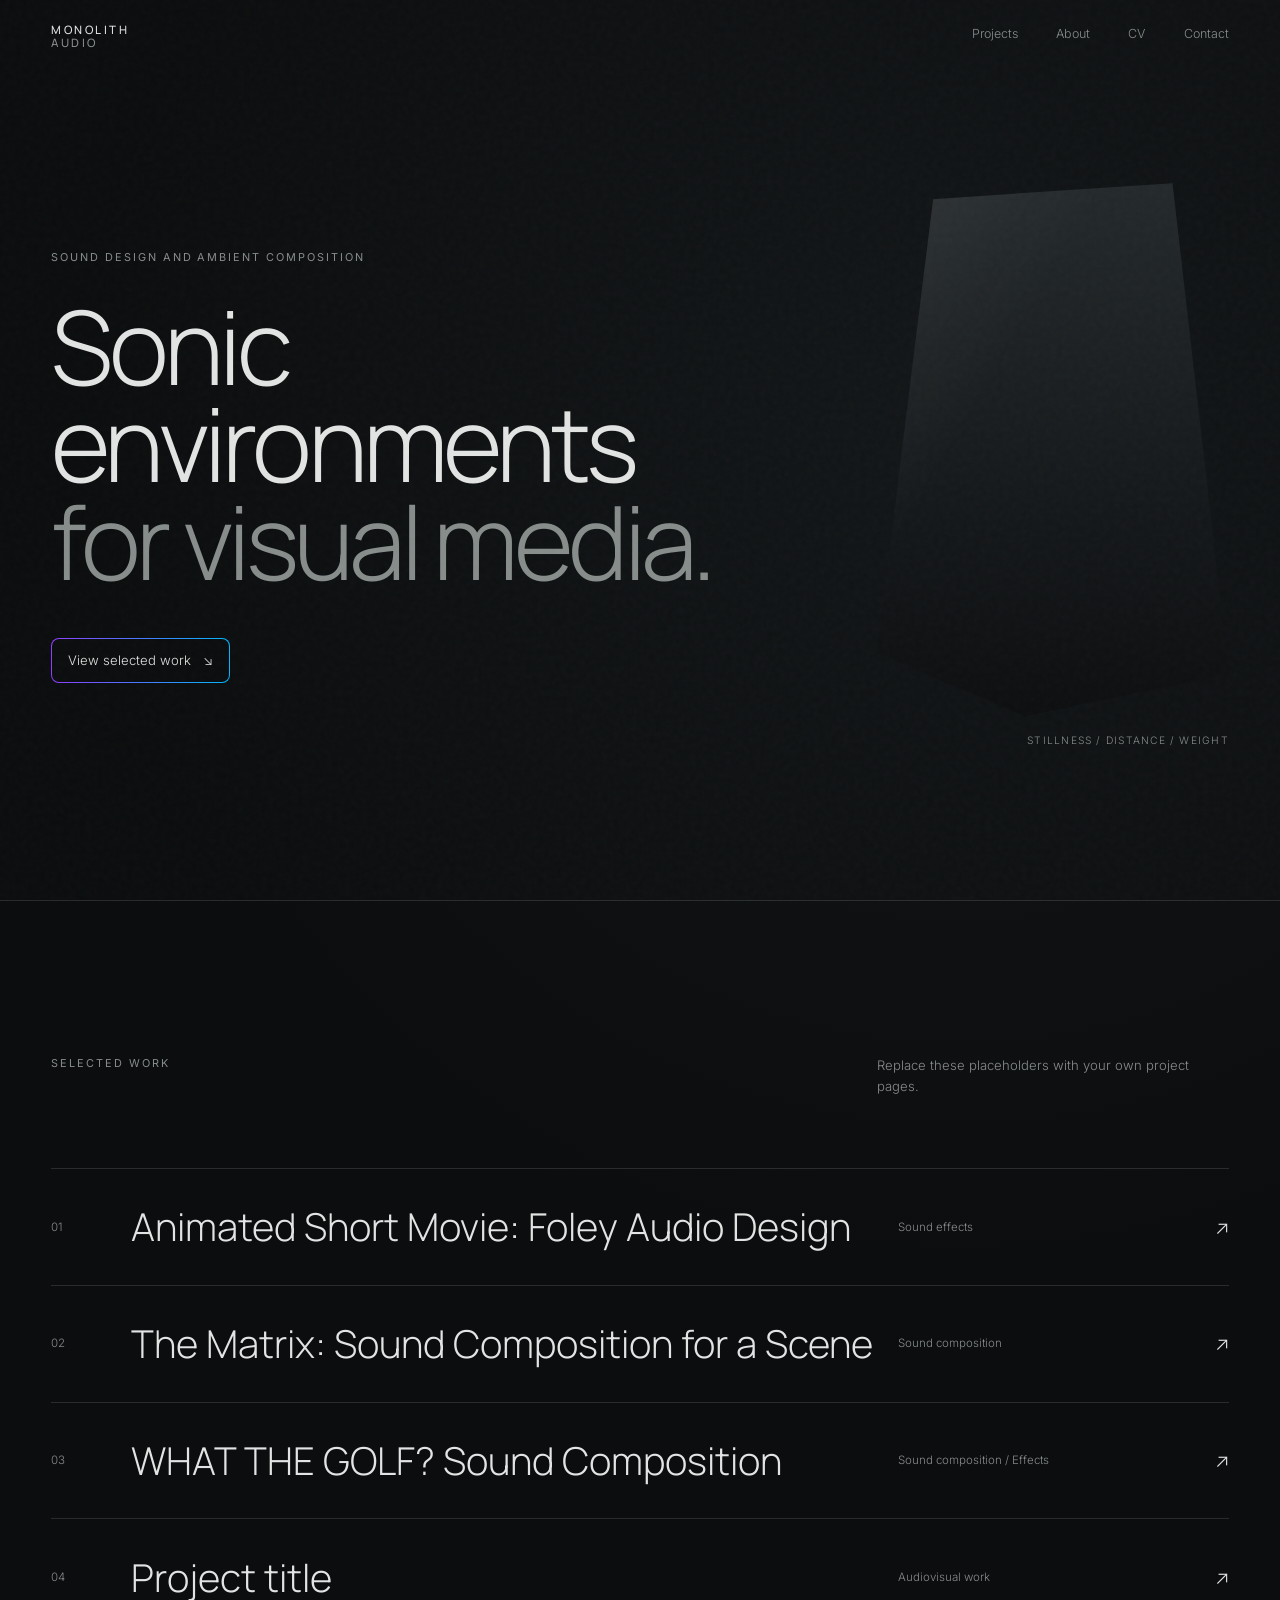
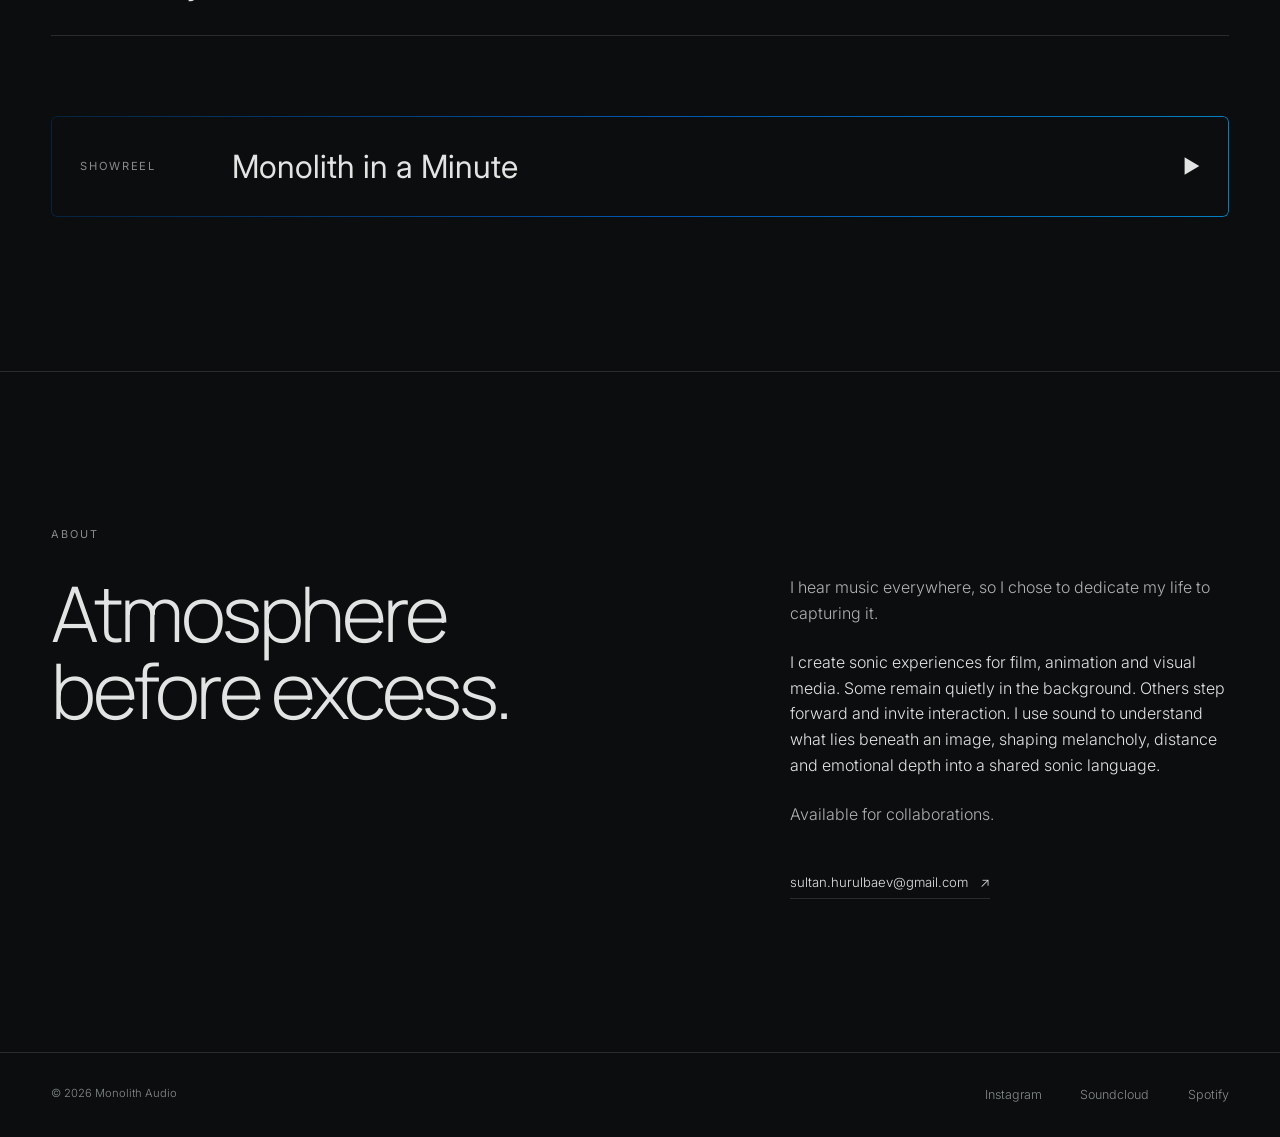
<file: index.html>
<!DOCTYPE html>
<html lang="en">
<head>
  <meta charset="UTF-8" />
  <meta name="viewport" content="width=device-width, initial-scale=1.0" />
  <meta
    name="description"
    content="Monolith Audio creates atmospheric sound and ambient compositions for visual media."
  />
  <title>Monolith Audio</title>
  <link rel="preconnect" href="https://fonts.googleapis.com" />
  <link rel="preconnect" href="https://fonts.gstatic.com" crossorigin />
  <link
    href="https://fonts.googleapis.com/css2?family=Inter:wght@300;400;500&family=Manrope:wght@300;400;500&display=swap"
    rel="stylesheet"
  />
  <link rel="stylesheet" href="styles.css" />
</head>

<body>
  <div class="grain" aria-hidden="true"></div>

  <header class="site-header">
    <a class="brand" href="#top" aria-label="Monolith Audio home">
      <span>MONOLITH</span>
      <span>AUDIO</span>
    </a>

    <nav aria-label="Main navigation">
      <a href="#projects">Projects</a>
      <a href="#about">About</a>
      <a href="CV_ny.pdf" target="_blank" rel="noopener noreferrer">CV</a>
      <a href="mailto:sultan.hurulbaev@gmail.com">Contact</a>
    </nav>
  </header>

  <main id="top">
    <section class="hero">
      <div class="hero-copy">
        <p class="eyebrow">Sound design and ambient composition</p>

        <h1>
          Sonic environments
          <span>for visual media.</span>
        </h1>


      <a class="text-link anomaly-link" href="#projects">
  View selected work
  <span aria-hidden="true">↘︎</span>
</a>

</a>
      </div>

      <div class="monolith" aria-hidden="true">
        <div class="monolith-shape"></div>
        <p>Stillness / Distance / Weight</p>
      </div>
    </section>

    <section class="projects" id="projects">
      <div class="section-heading">
        <p class="eyebrow">Selected work</p>
        <p class="section-note">
          Replace these placeholders with your own project pages.
        </p>
      </div>

      <div class="project-list">
        <a class="project" href="Projects/alma.html">
          <span class="project-number">01</span>
          <span class="project-title">Animated Short Movie: Foley Audio Design</span>
          <span class="project-type">Sound effects</span>
          <span class="project-arrow" aria-hidden="true">↗</span>
        </a>

        <a class="project" href="Projects/matrix.html">
          <span class="project-number">02</span>
          <span class="project-title">The Matrix: Sound Composition for a Scene</span>
          <span class="project-type">Sound composition</span>
          <span class="project-arrow" aria-hidden="true">↗</span>
        </a>

        <a class="project" href="Projects/whatthegolf.html">
          <span class="project-number">03</span>
          <span class="project-title">WHAT THE GOLF? Sound Composition</span>
          <span class="project-type">Sound composition / Effects</span>
          <span class="project-arrow" aria-hidden="true">↗</span>
        </a>

        <a class="project" href="#">
          <span class="project-number">04</span>
          <span class="project-title">Project title</span>
          <span class="project-type">Audiovisual work</span>
          <span class="project-arrow" aria-hidden="true">↗</span>
        </a>
      </div>
    
<a class="showreel-card" href="YOUR_SHOWREEL_LINK">
  <span class="showreel-label">SHOWREEL</span>

  <span class="showreel-title">
    Monolith in a Minute
  </span>

  <span class="showreel-arrow" aria-hidden="true">▶︎</span>
</a>

    </section>

    <section class="about" id="about">
      <p class="eyebrow">About</p>

      <div class="about-grid">
        <h2>Atmosphere before excess.</h2>

        <div class="about-copy">
          <p>
           I hear music everywhere, so I chose to dedicate my life to capturing it.
          <p>
          </p>
I create sonic experiences for film, animation and visual media. Some remain quietly in the background. Others step forward and invite interaction.
I use sound to understand what lies beneath an image, shaping melancholy, distance and emotional depth into a shared sonic language.
          </p>

          <p>
            Available for collaborations.
          </p>

          <a class="text-link" href="mailto:sultan.hurulbaev@gmail.com">
            sultan.hurulbaev@gmail.com
            <span aria-hidden="true">↗</span>
          </a>
        </div>
      </div>
    </section>
  </main>

  <footer>
    <p>© <span id="year"></span> Monolith Audio</p>

<div class="footer-links">
  <a href="#">Instagram</a>
  <a
    href="https://on.soundcloud.com/PCP3r356ndiI8590bz"
    target="_blank"
    rel="noopener noreferrer"
  >
    Soundcloud
  </a>
  <a
    href="https://open.spotify.com/artist/7laSPTR8VCv2kJiEms1xsM?si=4LFE4ro5RBCVGv5HPK4kHw"
    target="_blank"
    rel="noopener noreferrer"
  >
    Spotify
  </a>
</div>

  <script src="script.js"></script>
</body>
</html>
</file>
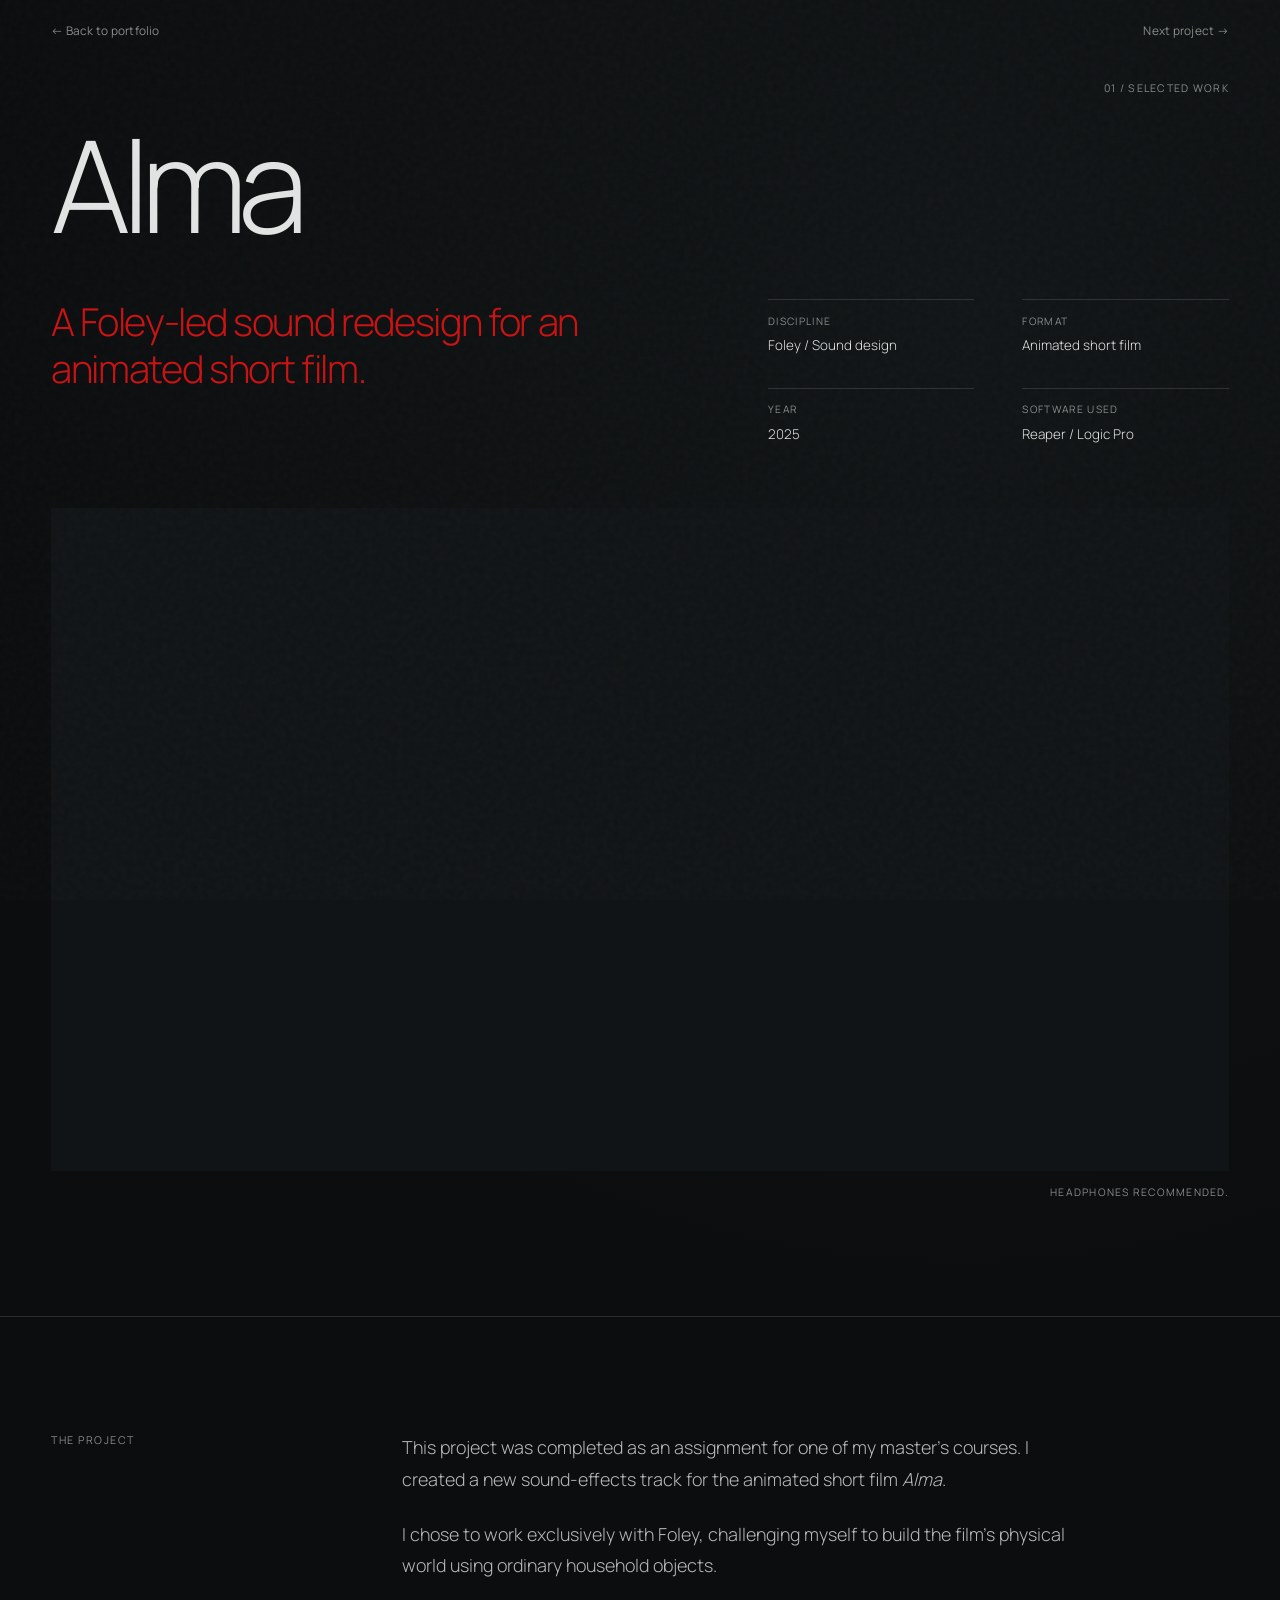
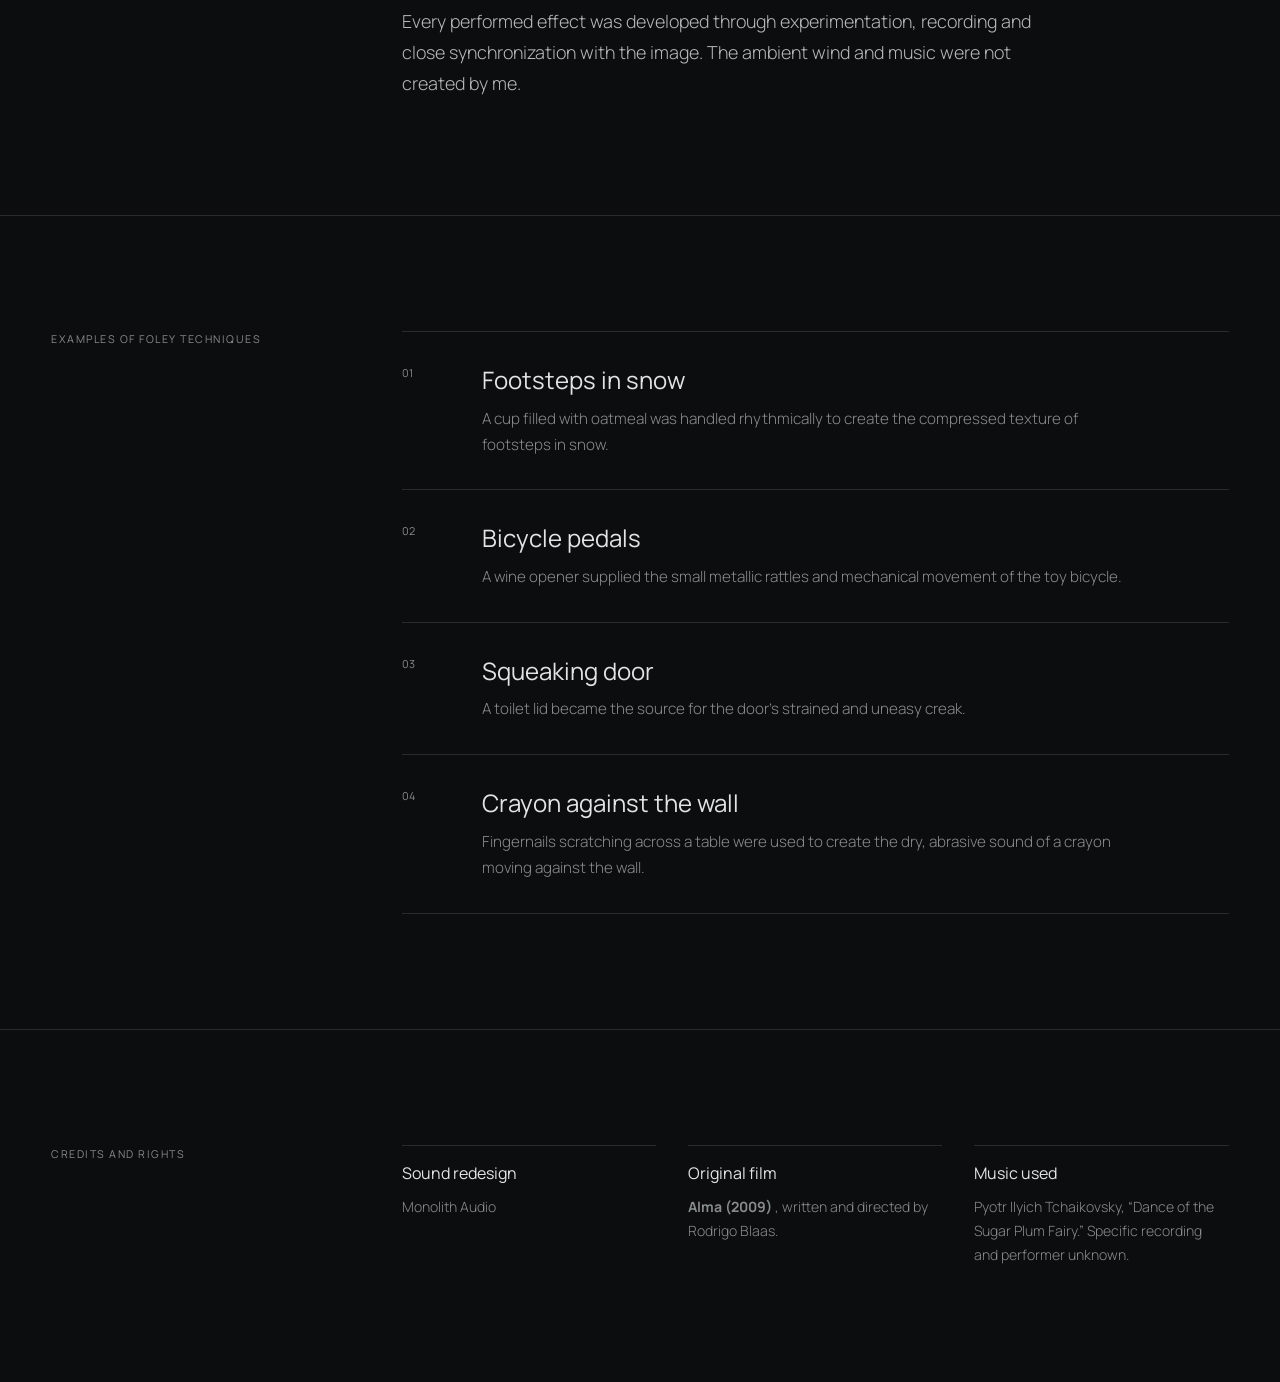
<file: Projects/alma.html>
<!DOCTYPE html>
<html lang="en">
<head>
  <meta charset="UTF-8">
  <meta name="viewport" content="width=device-width, initial-scale=1.0">
  <meta name="description" content="A Foley sound redesign of Alma by Monolith Audio.">

  <title>Alma Foley Redesign | Monolith Audio</title>

  <link rel="preconnect" href="https://fonts.googleapis.com">
  <link rel="preconnect" href="https://fonts.gstatic.com" crossorigin>

<link
  href="https://fonts.googleapis.com/css2?family=Manrope:wght@300;400;500&display=swap"
  rel="stylesheet"
>

<link rel="stylesheet" href="../styles.css">
<link rel="stylesheet" href="project.css">
</head>

<body>
  <div class="grain" aria-hidden="true"></div>

    <header class="project-header">
  <div class="project-navigation">
      <a href="../index.html">← Back to portfolio</a>
      <a href="matrix.html">Next project →</a>
    </div>
  </header>

  <main>
        <section class="project-hero">
      <div class="project-kicker">
        <p class="project-index">01 / Selected work</p>
      </div>
      <h1>Alma</h1>

      <div class="project-intro">
        <p class="lead">
          A Foley-led sound redesign for an animated short film.
        </p>

        <dl class="project-meta">
          <div>
            <dt>Discipline</dt>
            <dd>Foley / Sound design</dd>
          </div>

          <div>
            <dt>Format</dt>
            <dd>Animated short film</dd>
          </div>

          <div>
            <dt>Year</dt>
            <dd>2025</dd>
          </div>

          <div>
            <dt>Software used</dt>
            <dd>Reaper / Logic Pro</dd>
          </div>
        </dl>
      </div>
    </section>

    <section class="media-section" aria-label="Project video">
      <div class="video-frame">
        <iframe
          src="https://www.youtube-nocookie.com/embed/qpctJitEIC4"
          title="Alma Foley sound redesign by Monolith Audio"
          loading="lazy"
          allow="autoplay; clipboard-write; encrypted-media; picture-in-picture; web-share"
          referrerpolicy="strict-origin-when-cross-origin"
          allowfullscreen>
        </iframe>
      </div>

      <p class="headphones-note">Headphones recommended.</p>
    </section>

    <section class="project-body">
      <div class="section-label">
        <p class="eyebrow">The project</p>
      </div>

      <div class="prose">

   <p>
  This project was completed as an assignment for one of my master’s courses. I created a new sound-effects track for the animated short film <em>Alma</em>.
</p>

      <p>
          I chose to work exclusively with Foley,
          challenging myself to build the film’s physical world using ordinary
          household objects.
        </p>

        <p>
          Every performed effect was developed through experimentation,
          recording and close synchronization with the image. The ambient wind
          and music were not created by me.
        </p>
      </div>
    </section>

    <section class="foley-section">
      <div class="section-label">
        <p class="eyebrow">Examples of Foley techniques</p>
      </div>

      <div class="foley-list">
        <article class="foley-item">
          <span class="foley-number">01</span>

          <div>
            <h3>Footsteps in snow</h3>

            <p>
              A cup filled with oatmeal was handled rhythmically to create the
              compressed texture of footsteps in snow.
            </p>
          </div>
        </article>

        <article class="foley-item">
          <span class="foley-number">02</span>

          <div>
            <h3>Bicycle pedals</h3>

            <p>
              A wine opener supplied the small metallic rattles and mechanical
              movement of the toy bicycle.
            </p>
          </div>
        </article>

        <article class="foley-item">
          <span class="foley-number">03</span>

          <div>
            <h3>Squeaking door</h3>

            <p>
              A toilet lid became the source for the door’s strained and uneasy
              creak.
            </p>
          </div>
        </article>

        <article class="foley-item">
  <span class="foley-number">04</span>

  <div>
    <h3>Crayon against the wall</h3>

    <p>
      Fingernails scratching across a table were used to create the dry,
      abrasive sound of a crayon moving against the wall.
    </p>
  </div>
</article>
      </div>
    </section>

    <section class="credits">
      <div class="section-label">
        <p class="eyebrow">Credits and rights</p>
      </div>

      <div class="credits-content">
        <div class="credits-grid">
          <div>
            <h3>Sound redesign</h3>
            <p>Monolith Audio</p>
          </div>

<div>
  <h3>Original film</h3>
  <p>
    <a
      href="https://www.imdb.com/title/tt1490530/"
      target="_blank"
      rel="noopener noreferrer"
    >
      <strong>Alma (2009)</strong> 
    </a>,
    written and directed by Rodrigo Blaas.
  </p>
</div>

          <div>
            <h3>Music used</h3>
            <p>
              Pyotr Ilyich Tchaikovsky, “Dance of the Sugar Plum Fairy.”
              Specific recording and performer unknown.
            </p>
          </div>
      </div>
    </section>
  </main>
</body>
</html>
</file>
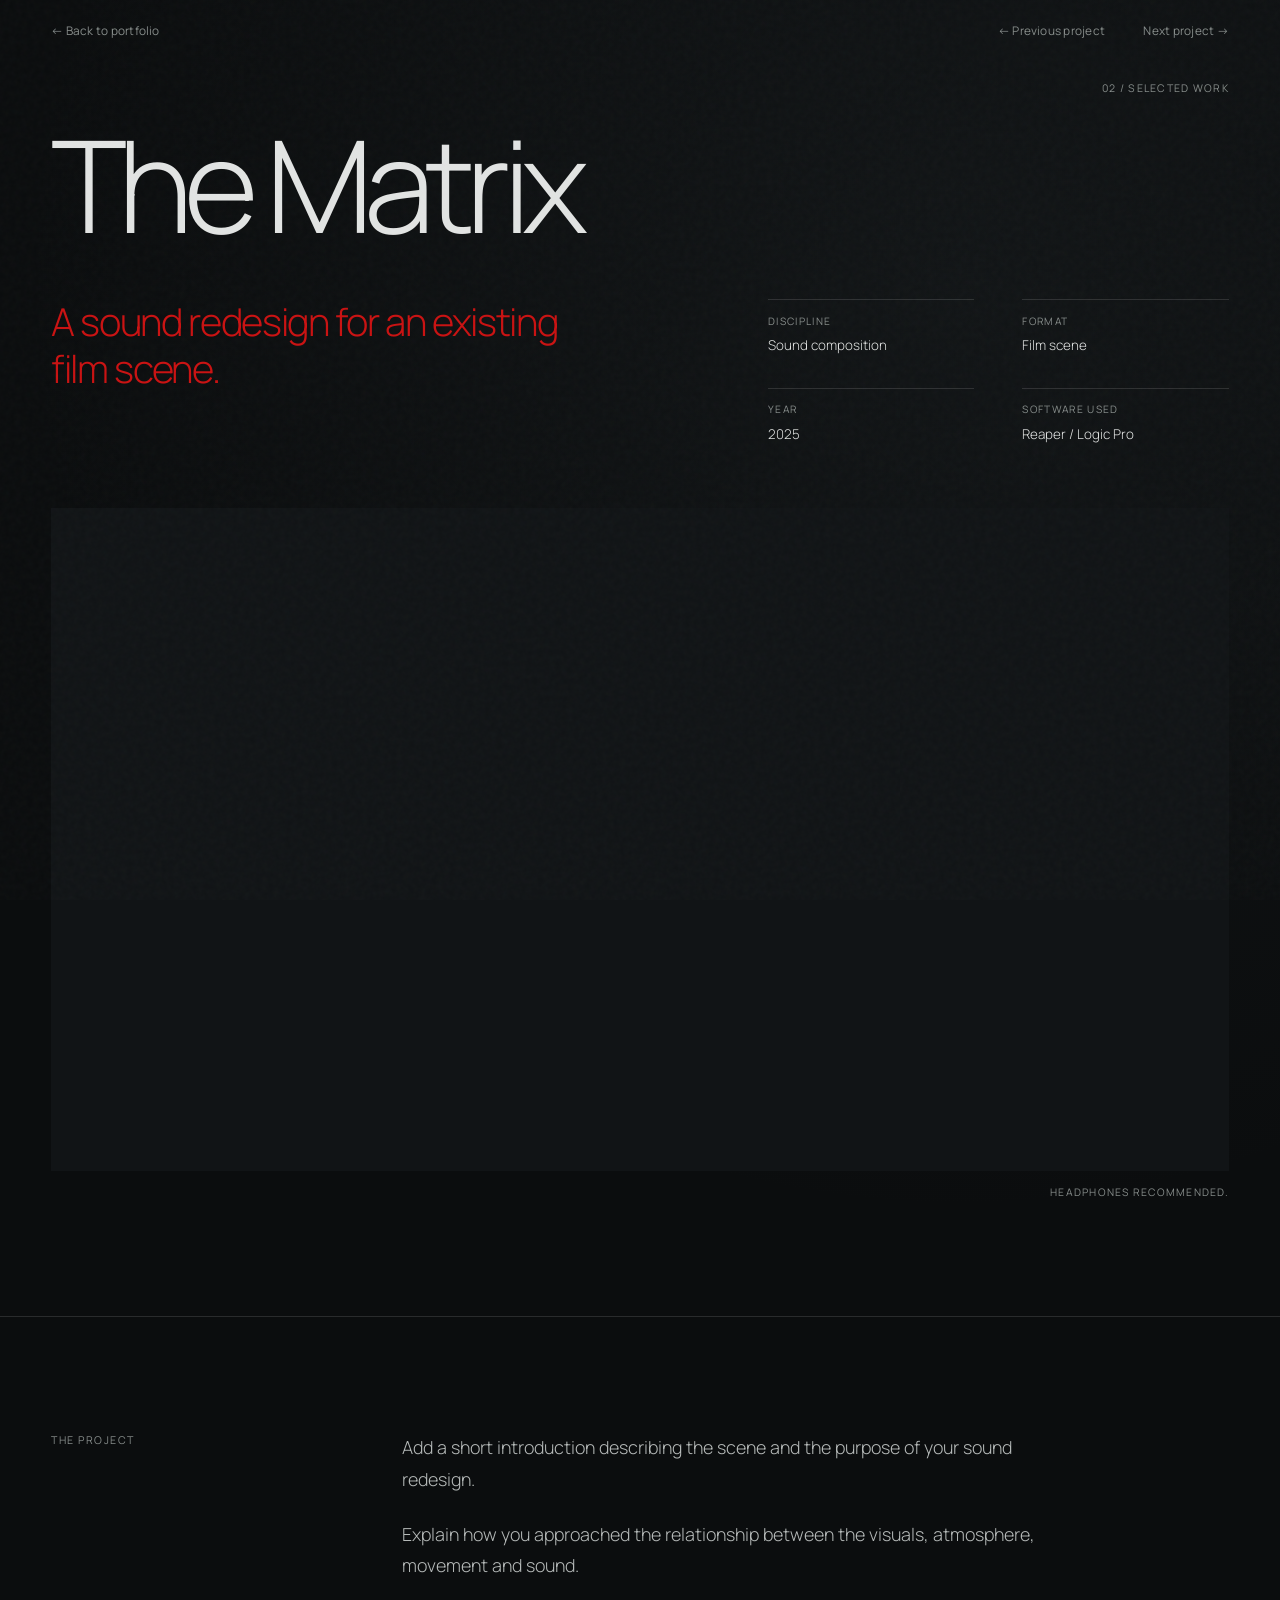
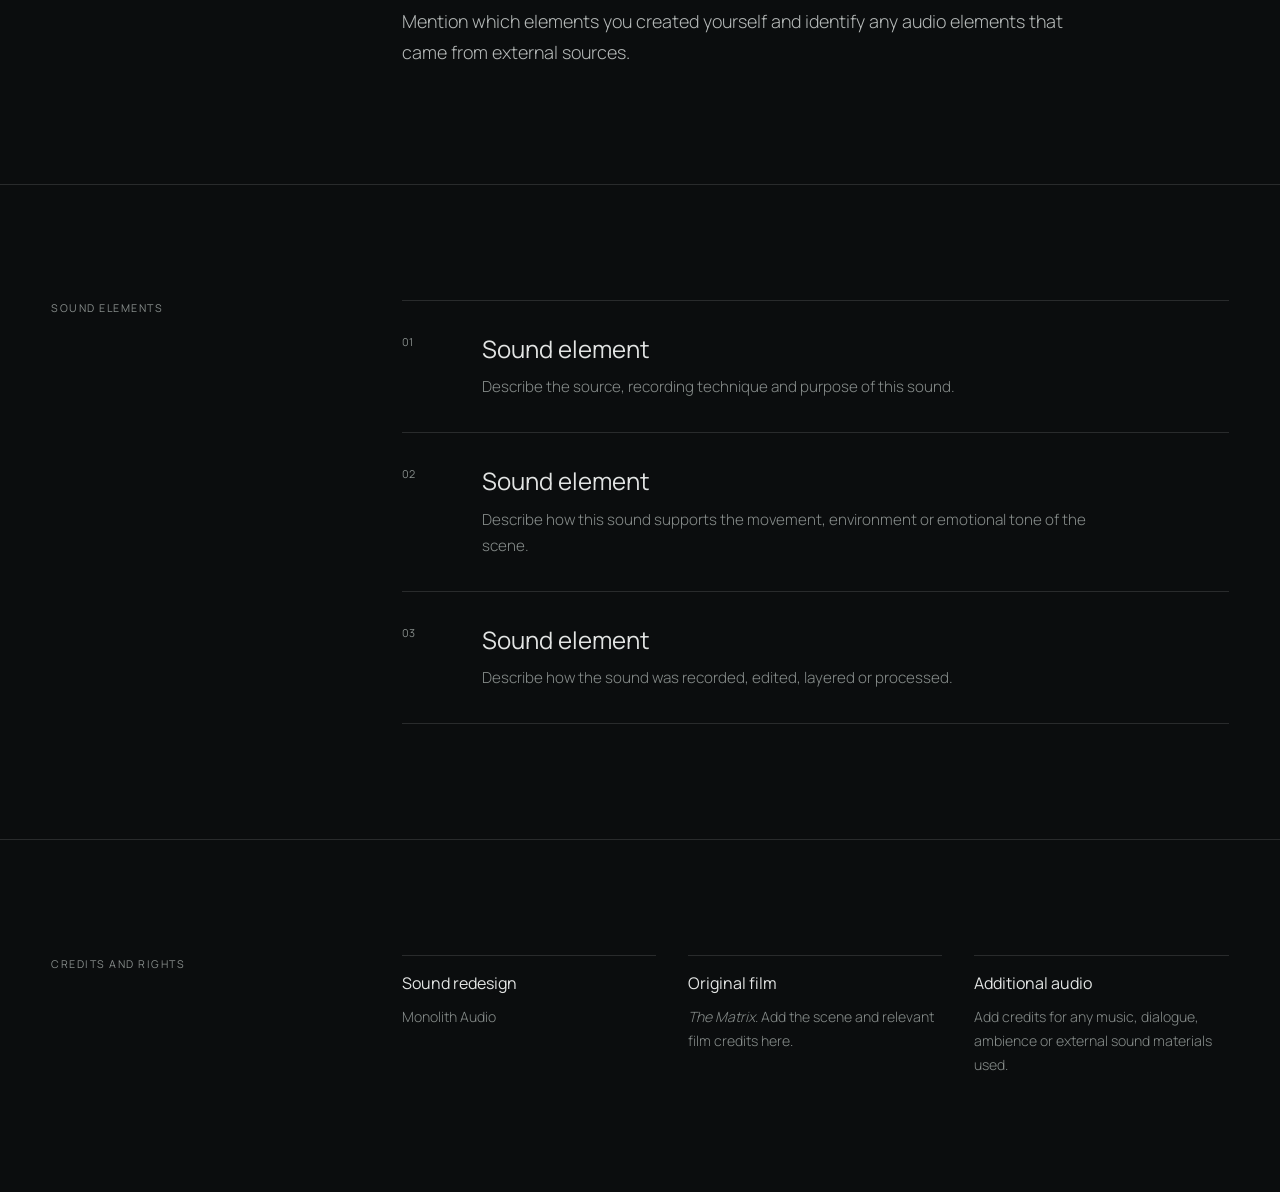
<file: Projects/matrix.html>
<!DOCTYPE html>
<html lang="en">
<head>
  <meta charset="UTF-8">

  <meta
    name="viewport"
    content="width=device-width, initial-scale=1.0"
  >

  <meta
    name="description"
    content="A sound redesign of The Matrix by Monolith Audio."
  >

  <title>The Matrix Sound Design | Monolith Audio</title>

  <link rel="preconnect" href="https://fonts.googleapis.com">

  <link
    rel="preconnect"
    href="https://fonts.gstatic.com"
    crossorigin
  >

  <link
    href="https://fonts.googleapis.com/css2?family=Manrope:wght@300;400;500&display=swap"
    rel="stylesheet"
  >

 <link rel="stylesheet" href="../styles.css">
<link rel="stylesheet" href="project.css">
</head>

<body>

  <div class="grain" aria-hidden="true"></div>

<header class="project-header">
  <div class="project-navigation">

    <a href="../index.html">
      ← Back to portfolio
    </a>

    <div class="project-switch">
      <a href="alma.html">
        ← Previous project
      </a>

      <a href="whatthegolf.html">
        Next project →&#xFE0E;
      </a>
    </div>

  </div>
</header>

  <main>

    <section class="project-hero">

      <div class="project-kicker">
        <p class="project-index">
          02 / Selected work
        </p>
      </div>

      <h1>The Matrix</h1>

      <div class="project-intro">

        <p class="lead">
          A sound redesign for an existing film scene.
        </p>

        <dl class="project-meta">

          <div>
            <dt>Discipline</dt>
            <dd>Sound composition</dd>
          </div>

          <div>
            <dt>Format</dt>
            <dd>Film scene</dd>
          </div>

          <div>
            <dt>Year</dt>
            <dd>2025</dd>
          </div>

          <div>
            <dt>Software Used</dt>
            <dd>Reaper / Logic Pro</dd>
          </div>

        </dl>

      </div>

    </section>

    <section
      class="media-section"
      aria-label="Project video"
    >

      <div class="video-frame">

        <iframe
          src="https://www.youtube-nocookie.com/embed/sgVmhUPWhhA?rel=0&iv_load_policy=3&playsinline=1"
          title="The Matrix sound redesign by Monolith Audio"
          loading="lazy"
          allow="autoplay; clipboard-write; encrypted-media; picture-in-picture; web-share"
          referrerpolicy="strict-origin-when-cross-origin"
          allowfullscreen>
        </iframe>

      </div>

      <p class="headphones-note">
        Headphones recommended.
      </p>

    </section>

    <section class="project-body">

      <div class="section-label">
        <p class="eyebrow">
          The project
        </p>
      </div>

      <div class="prose">

        <p>
          Add a short introduction describing the scene and the purpose of your
          sound redesign.
        </p>

        <p>
          Explain how you approached the relationship between the visuals,
          atmosphere, movement and sound.
        </p>

        <p>
          Mention which elements you created yourself and identify any audio
          elements that came from external sources.
        </p>

      </div>

    </section>

    <section class="foley-section">

      <div class="section-label">
        <p class="eyebrow">
          Sound elements
        </p>
      </div>

      <div class="foley-list">

        <article class="foley-item">

          <span class="foley-number">
            01
          </span>

          <div>
            <h3>Sound element</h3>

            <p>
              Describe the source, recording technique and purpose of this
              sound.
            </p>
          </div>

        </article>

        <article class="foley-item">

          <span class="foley-number">
            02
          </span>

          <div>
            <h3>Sound element</h3>

            <p>
              Describe how this sound supports the movement, environment or
              emotional tone of the scene.
            </p>
          </div>

        </article>

        <article class="foley-item">

          <span class="foley-number">
            03
          </span>

          <div>
            <h3>Sound element</h3>

            <p>
              Describe how the sound was recorded, edited, layered or processed.
            </p>
          </div>

        </article>

      </div>

    </section>

    <section class="credits">

      <div class="section-label">
        <p class="eyebrow">
          Credits and rights
        </p>
      </div>

      <div class="credits-content">

        <div class="credits-grid">

          <div>
            <h3>Sound redesign</h3>
            <p>Monolith Audio</p>
          </div>

          <div>
            <h3>Original film</h3>
            <p>
              <em>The Matrix</em>. Add the scene and relevant film credits here.
            </p>
          </div>

          <div>
            <h3>Additional audio</h3>
            <p>
              Add credits for any music, dialogue, ambience or external sound
              materials used.
            </p>
          </div>

        </div>

      </div>

    </section>

  </main>

</body>
</html>
</file>
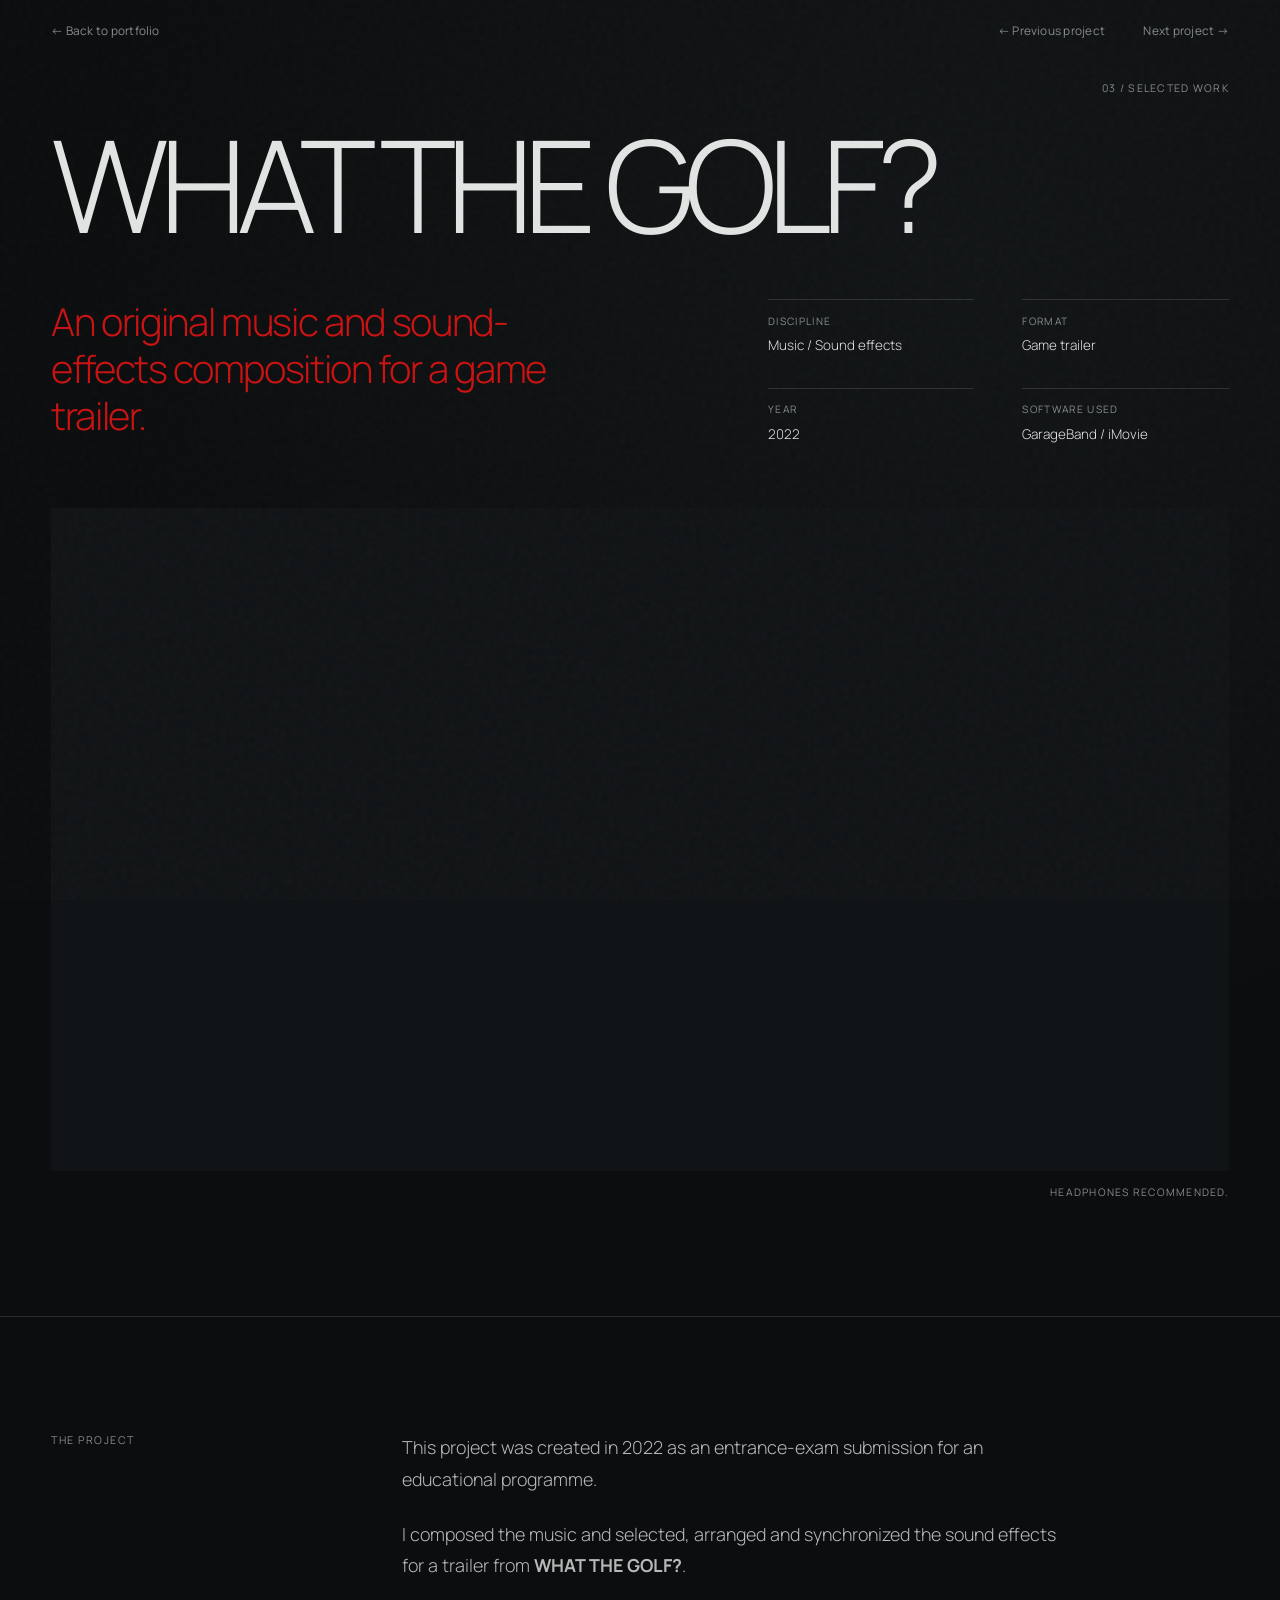
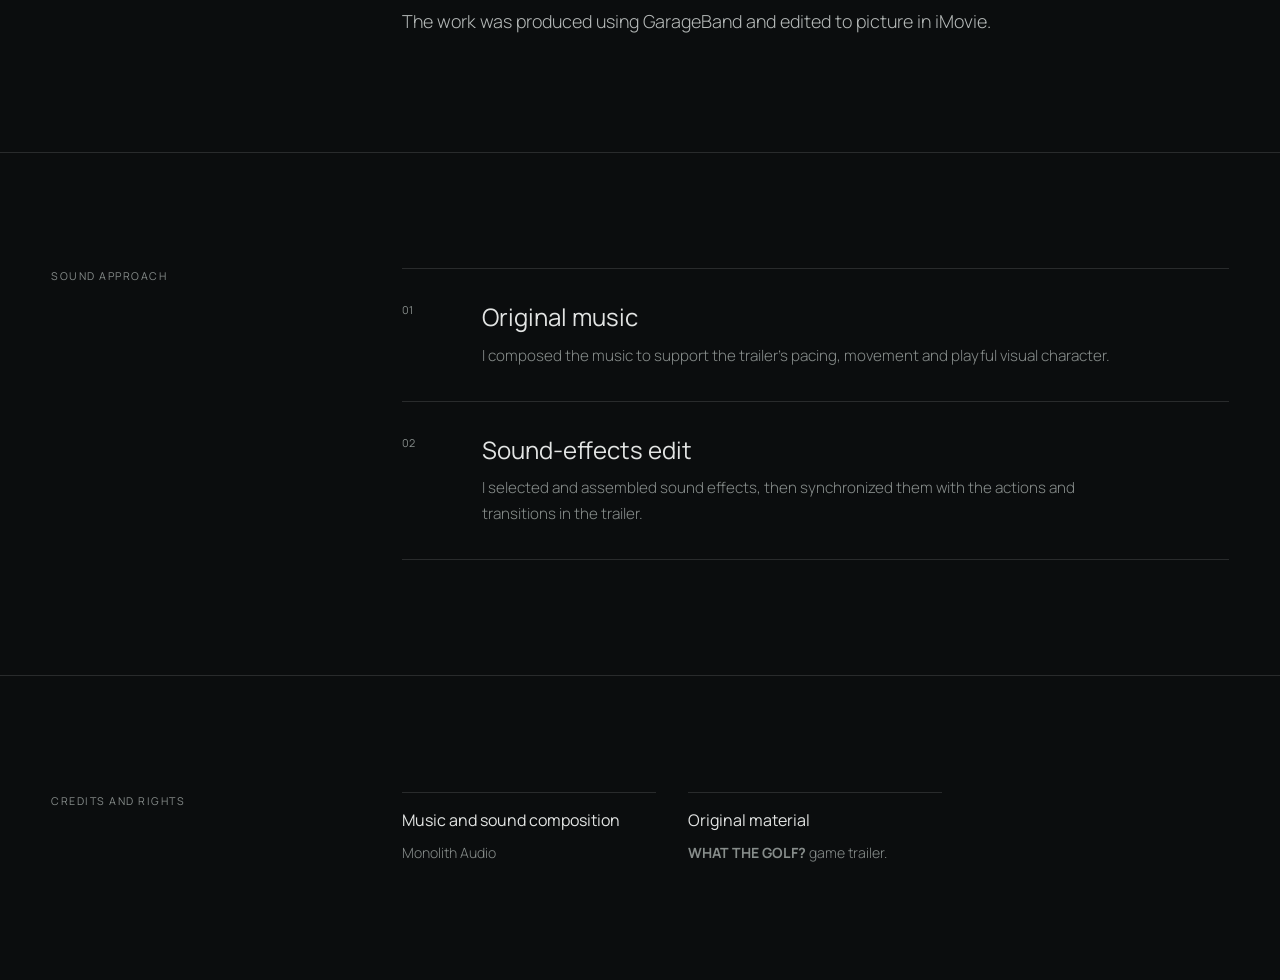
<file: Projects/whatthegolf.html>
<!DOCTYPE html>
<html lang="en">
<head>
  <meta charset="UTF-8">

  <meta
    name="viewport"
    content="width=device-width, initial-scale=1.0"
  >

  <meta
    name="description"
    content="An original music and sound-effects composition for a WHAT THE GOLF? trailer by Monolith Audio."
  >

  <title>WHAT THE GOLF? Sound Composition | Monolith Audio</title>

  <link rel="preconnect" href="https://fonts.googleapis.com">

  <link
    rel="preconnect"
    href="https://fonts.gstatic.com"
    crossorigin
  >

  <link
    href="https://fonts.googleapis.com/css2?family=Manrope:wght@300;400;500&display=swap"
    rel="stylesheet"
  >

<link rel="stylesheet" href="../styles.css">
<link rel="stylesheet" href="project.css">
</head>

<body>

  <div class="grain" aria-hidden="true"></div>

<header class="project-header">
  <div class="project-navigation">

    <a href="../index.html">
      ← Back to portfolio
    </a>

    <div class="project-switch">
      <a href="matrix.html">
        ← Previous project
      </a>

      <a href="whatthegolf.html">
        Next project →&#xFE0E;
      </a>
    </div>

  </div>
</header>

  <main>

    <section class="project-hero">

      <div class="project-kicker">
        <p class="project-index">
          03 / Selected work
        </p>
      </div>

      <h1>WHAT THE GOLF?</h1>

      <div class="project-intro">

        <p class="lead">
          An original music and sound-effects composition for a game trailer.
        </p>

        <dl class="project-meta">

          <div>
            <dt>Discipline</dt>
            <dd>Music / Sound effects</dd>
          </div>

          <div>
            <dt>Format</dt>
            <dd>Game trailer</dd>
          </div>

          <div>
            <dt>Year</dt>
            <dd>2022</dd>
          </div>

          <div>
            <dt>Software used</dt>
            <dd>GarageBand / iMovie</dd>
          </div>

        </dl>

      </div>

    </section>

    <section
      class="media-section"
      aria-label="Project video"
    >

      <div class="video-frame">

        <iframe
          src="https://www.youtube-nocookie.com/embed/vKfA6U4kIgc?rel=0&iv_load_policy=3&playsinline=1"
          title="WHAT THE GOLF? trailer sound composition by Monolith Audio"
          loading="lazy"
          allow="autoplay; clipboard-write; encrypted-media; picture-in-picture; web-share"
          referrerpolicy="strict-origin-when-cross-origin"
          allowfullscreen>
        </iframe>

      </div>

      <p class="headphones-note">
        Headphones recommended.
      </p>

    </section>

    <section class="project-body">

      <div class="section-label">
        <p class="eyebrow">
          The project
        </p>
      </div>

      <div class="prose">

        <p>
          This project was created in 2022 as an entrance-exam submission for
          an educational programme.
        </p>

        <p>
          I composed the music and selected, arranged and synchronized the
          sound effects for a trailer from <strong>WHAT THE GOLF?</strong>.
        </p>

        <p>
          The work was produced using GarageBand and edited to picture in
          iMovie.
        </p>

      </div>

    </section>

    <section class="foley-section">

      <div class="section-label">
        <p class="eyebrow">
          Sound approach
        </p>
      </div>

      <div class="foley-list">

        <article class="foley-item">

          <span class="foley-number">
            01
          </span>

          <div>
            <h3>Original music</h3>

            <p>
              I composed the music to support the trailer’s pacing, movement
              and playful visual character.
            </p>
          </div>

        </article>

        <article class="foley-item">

          <span class="foley-number">
            02
          </span>

          <div>
            <h3>Sound-effects edit</h3>

            <p>
              I selected and assembled sound effects, then synchronized them
              with the actions and transitions in the trailer.
            </p>
          </div>

        </article>

      </div>

    </section>

    <section class="credits">

      <div class="section-label">
        <p class="eyebrow">
          Credits and rights
        </p>
      </div>

      <div class="credits-content">

        <div class="credits-grid">

          <div>
            <h3>Music and sound composition</h3>
            <p>Monolith Audio</p>
          </div>

          <div>
            <h3>Original material</h3>
            <p>
              <strong>WHAT THE GOLF?</strong> game trailer.
            </p>
          </div>

        </div>

      </div>

    </section>

  </main>

</body>
</html>
</file>
<file: styles.css>
:root {
  --background: #0b0d0e;
  --surface: #111416;
  --text: #e2e4e3;
  --muted: #878d8b;
  --line: rgba(226, 228, 227, 0.14);
  --accent: #a3afb5;
  --page-padding: clamp(1.25rem, 4vw, 4rem);
}

* {
  box-sizing: border-box;
  margin: 0;
  padding: 0;
}

html {
  scroll-behavior: smooth;
}

body {
  min-height: 100vh;
  background:
    radial-gradient(circle at 75% 15%, rgba(78, 91, 98, 0.12), transparent 35%),
    var(--background);
  color: var(--text);
  font-family: "Inter", sans-serif;
  font-weight: 300;
  line-height: 1.6;
}

a {
  color: inherit;
  text-decoration: none;
}

.grain {
  position: fixed;
  inset: 0;
  z-index: 999;
  pointer-events: none;
  opacity: 0.035;
  background-image: url("data:image/svg+xml,%3Csvg viewBox='0 0 180 180' xmlns='http://www.w3.org/2000/svg'%3E%3Cfilter id='noiseFilter'%3E%3CfeTurbulence type='fractalNoise' baseFrequency='.85' numOctaves='3' stitchTiles='stitch'/%3E%3C/filter%3E%3Crect width='100%25' height='100%25' filter='url(%23noiseFilter)' opacity='.8'/%3E%3C/svg%3E");
}

.site-header,
footer {
  width: 100%;
  padding: 1.5rem var(--page-padding);
  display: flex;
  justify-content: space-between;
  align-items: flex-start;
}

.site-header {
  position: absolute;
  top: 0;
  z-index: 10;
}

.brand {
  display: inline-flex;
  flex-direction: column;
  font-family: "Manrope", sans-serif;
  font-size: 0.72rem;
  font-weight: 500;
  line-height: 1.1;
  letter-spacing: 0.22em;
}

.brand span:last-child {
  color: var(--muted);
}

nav,
.footer-links {
  display: flex;
  gap: clamp(1rem, 3vw, 2.5rem);
}

nav a,
.footer-links a {
  color: var(--muted);
  font-size: 0.78rem;
  transition: color 180ms ease;
}

nav a:hover,
nav a:focus-visible,
.footer-links a:hover,
.footer-links a:focus-visible {
  color: var(--text);
}

main {
  overflow: hidden;
}

.hero {
  min-height: 100vh;
  padding: 6rem var(--page-padding) 4rem;
  display: grid;
  grid-template-columns: minmax(0, 1.35fr) minmax(18rem, 0.65fr);
  gap: 4rem;
  align-items: center;
}

.hero-copy {
  padding-bottom: 0;
}

.eyebrow {
  margin-bottom: 2rem;
  color: var(--muted);
  font-size: 0.68rem;
  font-weight: 400;
  letter-spacing: 0.18em;
  text-transform: uppercase;
}

h1,
h2 {
  font-family: "Manrope", sans-serif;
  font-weight: 300;
  letter-spacing: -0.045em;
}

h1 {
  max-width: 15ch;
  font-size: clamp(3.1rem, 8vw, 7.5rem);
  line-height: 0.95;
}

h1 span {
  display: block;
  color: var(--muted);
}

.intro {
  max-width: 34rem;
  margin: 2.25rem 0;
  color: #adb1b0;
  font-size: clamp(1rem, 1.5vw, 1.2rem);
}

.text-link {
  display: inline-flex;
  gap: 0.75rem;
  align-items: center;
  padding-bottom: 0.3rem;
  border-bottom: 1px solid var(--line);
  font-size: 0.82rem;
  transition: border-color 180ms ease, color 180ms ease;
}

.text-link:hover,
.text-link:focus-visible {
  color: var(--accent);
  border-color: var(--accent);
}

.monolith {
  display: flex;
  flex-direction: column;
  align-items: flex-end;
  gap: 1rem;
}

.monolith-shape {
  width: min(100%, 22rem);
  aspect-ratio: 0.66;
  background:
    linear-gradient(120deg, rgba(255, 255, 255, 0.06), transparent 35%),
    linear-gradient(180deg, #24292b 0%, #141719 65%, #0d0f10 100%);
  clip-path: polygon(16% 3%, 84% 0, 100% 92%, 42% 100%, 0 88%);
  box-shadow: 0 4rem 8rem rgba(0, 0, 0, 0.55);
}

.monolith p {
  color: var(--muted);
  font-size: 0.64rem;
  letter-spacing: 0.12em;
  text-transform: uppercase;
}

.projects,
.about {
  padding: clamp(6rem, 12vw, 11rem) var(--page-padding);
  border-top: 1px solid var(--line);
}

.section-heading {
  display: flex;
  justify-content: space-between;
  gap: 2rem;
}

.section-note {
  max-width: 22rem;
  color: var(--muted);
  font-size: 0.82rem;
}

.project-list {
  margin-top: 4rem;
  border-top: 1px solid var(--line);
}

.project {
  display: grid;
  grid-template-columns: 4rem minmax(0, 1fr) minmax(10rem, 0.4fr) auto;
  gap: 1rem;
  align-items: center;
  padding: 1.7rem 0;
  border-bottom: 1px solid var(--line);
  transition: padding 180ms ease, color 180ms ease;
}

.project:hover,
.project:focus-visible {
  padding-left: 0.75rem;
  color: var(--accent);
}

.project-number,
.project-type {
  color: var(--muted);
  font-size: 0.72rem;
}

.project-title {
  font-family: "Manrope", sans-serif;
  font-size: clamp(1.35rem, 3vw, 2.5rem);
  font-weight: 300;
}

.project-arrow {
  font-size: 1.2rem;
}

.about-grid {
  display: grid;
  grid-template-columns: minmax(0, 1fr) minmax(18rem, 0.65fr);
  gap: 4rem;
}

.about h2 {
  max-width: 10ch;
  font-size: clamp(2.8rem, 6vw, 5.5rem);
  line-height: 1;
}

.about-copy {
  max-width: 34rem;
}

.about-copy p {
  margin-bottom: 1.5rem;
  color: #aeb3b1;
}

.about-copy .text-link {
  margin-top: 1.25rem;
}

footer {
  padding-top: 2rem;
  padding-bottom: 2rem;
  border-top: 1px solid var(--line);
  color: var(--muted);
  font-size: 0.7rem;
}

:focus-visible {
  outline: 1px solid var(--accent);
  outline-offset: 5px;
}

@media (max-width: 800px) {
  .site-header {
    position: relative;
  }

  .hero {
    min-height: auto;
    padding-top: 5rem;
    grid-template-columns: 1fr;
  }

  .hero-copy {
    padding-bottom: 1rem;
  }

  .monolith {
    align-items: flex-start;
    margin-left: auto;
    width: min(80%, 22rem);
  }

  .section-heading,
  .about-grid {
    grid-template-columns: 1fr;
    display: grid;
  }

  .project {
    grid-template-columns: 2.5rem 1fr auto;
  }

  .project-type {
    display: none;
  }

  footer {
    gap: 2rem;
  }
}

@media (max-width: 520px) {
  nav {
    gap: 0.8rem;
  }

  .hero {
    padding-top: 4rem;
  }

  .project {
    padding: 1.3rem 0;
  }

  footer {
    flex-direction: column;
  }
}

@media (prefers-reduced-motion: reduce) {
  html {
    scroll-behavior: auto;
  }

  *,
  *::before,
  *::after {
    transition-duration: 0.01ms !important;
  }
}

.anomaly-link {
  position: relative;
  padding: 0.7rem 1rem;
  margin-top: 3rem;
  border: 1.2px solid transparent;
  border-radius: 8px;

  background:
    linear-gradient(var(--background), var(--background)) padding-box,
    linear-gradient(
      90deg,
      #8f3cff,
      #00b8ff,
      #ff3c7d,
      #8f3cff
    ) border-box;

  background-size:
    100% 100%,
    300% 100%;

  animation: border-colours 5s linear infinite;
}

@keyframes border-colours {
  0% {
    background-position:
      0 0,
      0% 50%;
  }

  100% {
    background-position:
      0 0,
      300% 50%;
  }
}


.showreel-card {
  margin-top: 5rem;
  padding: 1.5rem 1.75rem;

  display: grid;
  grid-template-columns: 120px 1fr auto;
  align-items: center;
  gap: 2rem;

  position: relative;

  border: 1px solid transparent;
  border-radius: 6px;

  color: var(--text);
  text-decoration: none;

  background: transparent;

  transition: background 0.3s ease;
}


/* Animated neon border */
.showreel-card::before {
  content: "";
  position: absolute;
  inset: -1px;

  border-radius: inherit;
  padding: 1px;

  pointer-events: none;

  background: linear-gradient(
    90deg,
    #032b50,
    #006ee6,
    #00a6ff,
    #72d5ff,
    #008cff,
    #063a66,
    #032b50
  );

  background-size: 300% 100%;

  /* Animation exists, but is frozen */
  animation: showreel-neon 3s linear infinite;
  animation-play-state: paused;

  opacity: 0.75;

  -webkit-mask:
    linear-gradient(#fff 0 0) content-box,
    linear-gradient(#fff 0 0);

  -webkit-mask-composite: xor;
  mask-composite: exclude;

  transition:
    opacity 0.3s ease,
    filter 0.3s ease;
}


/* Start animation only when hovering */
.showreel-card:hover::before {
  animation-play-state: running;

  opacity: 1;

  filter:
    brightness(1.5)
    drop-shadow(0 0 5px rgba(0, 166, 255, 0.45));
}


/* Very subtle blue tint inside the box on hover */
.showreel-card:hover {
  background: rgba(0, 140, 255, 0.035);
}


/* Border movement */
@keyframes showreel-neon {
  from {
    background-position: 0% 50%;
  }

  to {
    background-position: 300% 50%;
  }
}


/* Small SHOWREEL text */
.showreel-label {
  font-size: 0.7rem;
  font-weight: 400;

  letter-spacing: 0.15em;

  color: var(--muted);
}


/* Main title */
.showreel-title {
  font-size: clamp(1.3rem, 2.5vw, 2rem);
  font-weight: 400;
}


/* Play symbol */
.showreel-arrow {
  font-size: 1.2rem;

  transition: transform 0.3s ease;
}


/* Small movement of play icon */
.showreel-card:hover .showreel-arrow {
  transform: translateX(4px);
}


/* Mobile */
@media (max-width: 600px) {
  .showreel-card {
    grid-template-columns: 1fr auto;
    gap: 0.7rem 1rem;
  }

  .showreel-label {
    grid-column: 1 / -1;
  }

  .showreel-title {
    font-size: 1.3rem;
  }
}
</file>
<file: Projects/project.css>
/* MONOLITH AUDIO PROJECT PAGE */

:root {
  --background: #0b0d0e;
  --surface: #111416;
  --text: #e2e4e3;
  --muted: #878d8b;
  --line: rgba(226, 228, 227, 0.14);
  --accent: #a3afb5;
  --page-padding: clamp(1.25rem, 4vw, 4rem);
  --project-width: 92rem;
}

*,
*::before,
*::after {
  box-sizing: border-box;
}

html {
  scroll-behavior: smooth;
}

body,
body * {
  font-family: "Manrope", sans-serif;
}

body {
  min-height: 100vh;
  margin: 0;
  background:
    radial-gradient(circle at 75% 10%, rgba(78, 91, 98, 0.1), transparent 35%),
    var(--background);
  color: var(--text);
  font-weight: 300;
  line-height: 1.6;
}

h1,
h3,
p,
dl,
dt,
dd {
  margin-top: 0;
}

a {
  color: inherit;
  text-decoration: none;
}

main {
  overflow: hidden;
}

.grain {
  position: fixed;
  inset: 0;
  z-index: 999;
  pointer-events: none;
  opacity: 0.035;
  background-image: url("data:image/svg+xml,%3Csvg viewBox='0 0 180 180' xmlns='http://www.w3.org/2000/svg'%3E%3Cfilter id='noiseFilter'%3E%3CfeTurbulence type='fractalNoise' baseFrequency='.85' numOctaves='3' stitchTiles='stitch'/%3E%3C/filter%3E%3Crect width='100%25' height='100%25' filter='url(%23noiseFilter)' opacity='.8'/%3E%3C/svg%3E");
}

.project-header,
.project-hero,
.media-section,
.project-body,
.foley-section,
.credits {
  width: min(100%, var(--project-width));
  margin-inline: auto;
  padding-inline: var(--page-padding);
}

/* Navigation */

.project-header {
  padding-top: 1.4rem;
}

.project-navigation {
  display: flex;
  justify-content: space-between;
  align-items: flex-start;
  gap: 2rem;
}

.project-switch {
  display: flex;
  align-items: center;
  gap: clamp(1rem, 3vw, 2.5rem);
}

.project-navigation a,
.next-project-disabled {
  color: var(--muted);
  font-size: 0.74rem;
  font-weight: 400;
  letter-spacing: 0.02em;
}

.project-navigation a {
  transition: color 180ms ease, transform 180ms ease;
}

.project-navigation a:hover,
.project-navigation a:focus-visible {
  color: var(--text);
  transform: translateX(-2px);
}

.next-project-disabled {
  opacity: 0.4;
  cursor: default;
}

/* Hero */

.project-hero {
  padding-top: clamp(1.75rem, 3vw, 3rem);
  padding-bottom: clamp(2.5rem, 5vw, 4rem);
}

.project-kicker {
  display: flex;
  justify-content: flex-end;
  align-items: center;
}

.project-index {
  margin-bottom: 0;
  color: var(--muted);
  font-size: 0.66rem;
  font-weight: 400;
  letter-spacing: 0.12em;
  text-transform: uppercase;
}

.project-hero h1 {
  max-width: none;
  margin: clamp(1.5rem, 3vw, 2.5rem) 0 clamp(2.5rem, 5vw, 4rem);
  color: var(--text);
  font-size: clamp(3.5rem, 10vw, 8rem);
  font-weight: 300;
  line-height: 0.78;
  letter-spacing: -0.07em;
}

.project-intro {
  display: grid;
  grid-template-columns: minmax(0, 1fr) minmax(24rem, 0.75fr);
  gap: clamp(3rem, 8vw, 8rem);
  align-items: start;
}

.lead {
  max-width: 34rem;
  margin-bottom: 0;
  color: rgb(202, 18, 18);
  font-size: clamp(1.5rem, 3vw, 2.5rem);
  font-weight: 300;
  line-height: 1.22;
  letter-spacing: -0.035em;
}

/* Metadata */

.project-meta {
  width: 100%;
  margin: 0;
  display: grid;
  grid-template-columns: repeat(2, minmax(0, 1fr));
  gap: 2rem 3rem;
}

.project-meta div {
  padding-top: 0.8rem;
  border-top: 1px solid var(--line);
}

.project-meta dt {
  margin-bottom: 0.4rem;
  color: var(--muted);
  font-size: 0.64rem;
  font-weight: 400;
  letter-spacing: 0.13em;
  text-transform: uppercase;
}

.project-meta dd {
  margin-left: 0;
  color: var(--text);
  font-size: 0.84rem;
  line-height: 1.5;
}

/* Video */

.media-section {
  padding-bottom: clamp(5rem, 9vw, 8rem);
}

.video-frame {
  width: 100%;
  aspect-ratio: 16 / 9;
  overflow: hidden;
  background: var(--surface);
}

.video-frame iframe {
  display: block;
  width: 100%;
  height: 100%;
  border: 0;
}

.headphones-note {
  margin: 0.85rem 0 0;
  color: var(--muted);
  font-size: 0.65rem;
  font-weight: 400;
  letter-spacing: 0.12em;
  text-align: right;
  text-transform: uppercase;
}

/* Content */

.project-body,
.foley-section,
.credits {
  display: grid;
  grid-template-columns: minmax(8rem, 0.3fr) minmax(0, 1fr);
  gap: clamp(2rem, 8vw, 9rem);
  padding-block: clamp(5rem, 9vw, 8rem);
  border-top: 1px solid var(--line);
}

.section-label .eyebrow {
  position: sticky;
  top: 2rem;
  margin: 0;
  color: var(--muted);
  font-size: 0.67rem;
  font-weight: 400;
  letter-spacing: 0.14em;
  text-transform: uppercase;
}

.prose {
  max-width: 48rem;
}

.prose p {
  max-width: 42rem;
  margin-bottom: 1.5rem;
  color: #b5b9b8;
  font-size: clamp(1rem, 1.4vw, 1.15rem);
  line-height: 1.75;
}

.prose p:last-child {
  margin-bottom: 0;
}

/* Sound approach */

.foley-list {
  border-top: 1px solid var(--line);
}

.foley-item {
  display: grid;
  grid-template-columns: 4rem minmax(0, 1fr);
  gap: 1rem;
  padding-block: 2rem;
  border-bottom: 1px solid var(--line);
}

.foley-number {
  color: var(--muted);
  font-size: 0.68rem;
  font-weight: 400;
}

.foley-item h3 {
  margin-bottom: 0.65rem;
  color: var(--text);
  font-size: clamp(1.15rem, 2vw, 1.5rem);
  font-weight: 400;
  line-height: 1.3;
}

.foley-item p {
  max-width: 40rem;
  margin-bottom: 0;
  color: var(--muted);
  font-size: 0.95rem;
  line-height: 1.7;
}

/* Credits */

.credits-content {
  min-width: 0;
}

.credits-grid {
  display: grid;
  grid-template-columns: repeat(3, minmax(0, 1fr));
  gap: 2rem;
}

.credits-grid > div {
  padding-top: 1rem;
  border-top: 1px solid var(--line);
}

.credits h3 {
  margin-bottom: 0.65rem;
  color: var(--text);
  font-size: 1rem;
  font-weight: 400;
  line-height: 1.4;
}

.credits p {
  margin-bottom: 0;
  color: var(--muted);
  font-size: 0.88rem;
  line-height: 1.7;
}

/* Accessibility */

a:focus-visible {
  outline: 1px solid var(--accent);
  outline-offset: 5px;
}

/* Responsive */

@media (max-width: 800px) {
  .project-hero {
    padding-top: 2.5rem;
  }

  .project-kicker {
    justify-content: flex-start;
  }

  .project-hero h1 {
    margin: 2rem 0 3rem;
    line-height: 0.84;
  }

  .project-intro,
  .project-body,
  .foley-section,
  .credits {
    grid-template-columns: 1fr;
  }

  .project-intro,
  .project-body,
  .foley-section,
  .credits {
    gap: 3rem;
  }

  .section-label .eyebrow {
    position: static;
  }

  .credits-grid {
    grid-template-columns: 1fr;
  }
}

@media (max-width: 520px) {
  .project-header {
    padding-top: 1.1rem;
  }

  .project-navigation {
    gap: 1rem;
  }

  .project-navigation a,
  .next-project-disabled {
    font-size: 0.67rem;
  }

  .navigation-left {
    gap: 0.35rem;
  }

  .project-hero {
    padding-top: 2rem;
  }

  .project-hero h1 {
    font-size: clamp(3.5rem, 20vw, 5.5rem);
  }

  .lead {
    font-size: 1.35rem;
  }

  .project-meta {
    grid-template-columns: 1fr;
    gap: 1.5rem;
  }

  .foley-item {
    grid-template-columns: 2.5rem minmax(0, 1fr);
  }
}

@media (prefers-reduced-motion: reduce) {
  html {
    scroll-behavior: auto;
  }

  *,
  *::before,
  *::after {
    transition-duration: 0.01ms !important;
  }
}
</file>
